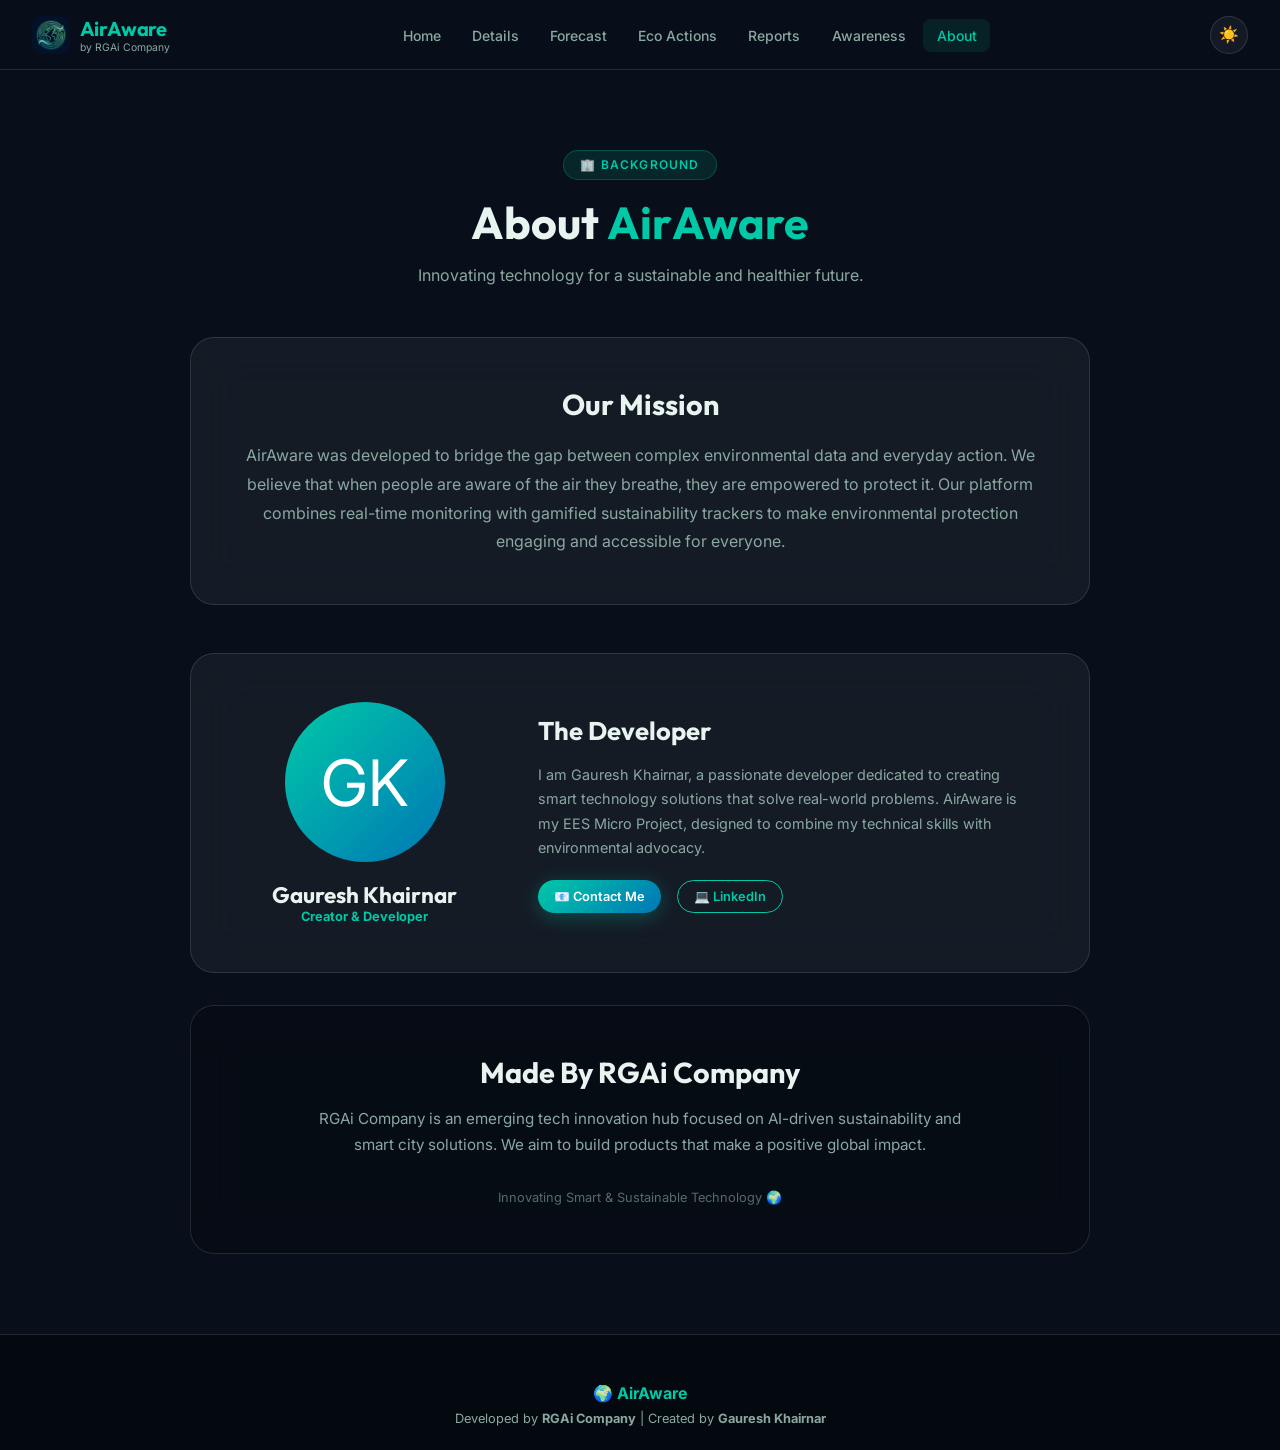
<file: about.html>
<!DOCTYPE html>
<html lang="en" data-theme="dark">
<head>
  <meta charset="UTF-8" />
  <meta name="viewport" content="width=device-width, initial-scale=1.0">
  <meta name="google-adsense-account" content="ca-pub-8445518571538608">
  <script async src="https://pagead2.googlesyndication.com/pagead/js/adsbygoogle.js?client=ca-pub-8445518571538608" crossorigin="anonymous"></script>
  <title>About AirAware & RGAi</title>
  <link rel="stylesheet" href="css/style.css" />
  <link rel="stylesheet" href="css/animations.css" />
</head>
<body>

<nav class="navbar" id="navbar">
  <a href="index.html" class="nav-brand">
    <img src="assets/logo.png" class="nav-logo" alt="AirAware">
    <div>
      <div class="nav-title">AirAware</div>
      <div class="nav-subtitle">by RGAi Company</div>
    </div>
  </a>

  <ul class="nav-links">
    <li><a href="index.html">Home</a></li>
    <li><a href="details.html">Details</a></li>
    <li><a href="forecast.html">Forecast</a></li>
    <li><a href="eco.html">Eco Actions</a></li>
    <li><a href="reports.html">Reports</a></li>
    <li><a href="awareness.html">Awareness</a></li>
    <li><a href="about.html" class="active">About</a></li>
  </ul>

  <div class="nav-controls">
    <button class="btn-theme" id="themeToggle">🌙</button>
  </div>
</nav>

<main class="main-content">
  <section class="section">
    <div class="container">
      <div class="section-header">
        <div class="section-tag">🏢 Background</div>
        <h2 class="section-title">About <span>AirAware</span></h2>
        <p class="section-desc">Innovating technology for a sustainable and healthier future.</p>
      </div>

      <div style="max-width:900px;margin:0 auto;">
          <!-- Mission -->
          <div class="glass-card reveal" style="padding:3rem;text-align:center;margin-bottom:3rem;">
              <h3 style="font-family:var(--font-display);font-size:1.8rem;margin-bottom:1.2rem;">Our <span>Mission</span></h3>
              <p style="font-size:1rem;color:var(--text-secondary);line-height:1.8;">
                  AirAware was developed to bridge the gap between complex environmental data and everyday action. We believe that when people are aware of the air they breathe, they are empowered to protect it. Our platform combines real-time monitoring with gamified sustainability trackers to make environmental protection engaging and accessible for everyone.
              </p>
          </div>

          <!-- Creator Section -->
          <div class="glass-card reveal delay-1" id="creator" style="padding:3rem;">
              <div style="display:grid;grid-template-columns:1fr 2fr;gap:3rem;align-items:center;">
                  <div style="text-align:center;">
                      <div style="width:160px;height:160px;background:linear-gradient(135deg, var(--brand-primary), var(--brand-secondary));border-radius:50%;margin:0 auto;display:flex;align-items:center;justify-content:center;font-size:4rem;color:#fff;">
                          GK
                      </div>
                      <h4 style="font-family:var(--font-display);font-size:1.4rem;margin-top:1.2rem;">Gauresh Khairnar</h4>
                      <p style="font-size:0.8rem;color:var(--brand-primary);font-weight:700;">Creator & Developer</p>
                  </div>
                  <div>
                      <h3 style="font-family:var(--font-display);font-size:1.6rem;margin-bottom:1rem;">The <span>Developer</span></h3>
                      <p style="font-size:0.9rem;color:var(--text-secondary);line-height:1.7;margin-bottom:1.2rem;">
                        I am Gauresh Khairnar, a passionate developer dedicated to creating smart technology solutions that solve real-world problems. AirAware is my EES Micro Project, designed to combine my technical skills with environmental advocacy.
                      </p>
                      <div class="flex gap-2">
                        <a href="mailto:khairnargauresh01@gmail.com" class="btn btn-primary" style="font-size:0.8rem;padding:0.5rem 1rem;">📧 Contact Me</a>
                        <a href="#" class="btn btn-outline" style="font-size:0.8rem;padding:0.5rem 1rem;">💻 LinkedIn</a>
                      </div>
                  </div>
              </div>
          </div>

          <!-- Company Section -->
          <div class="glass-card reveal delay-2 mt-4" style="padding:3rem;background:rgba(0,0,0,0.2);">
              <div style="text-align:center;">
                  <h3 style="font-family:var(--font-display);font-size:1.8rem;margin-bottom:1rem;">Made By <span>RGAi Company</span></h3>
                  <p style="font-size:0.95rem;color:var(--text-secondary);line-height:1.7;max-width:650px;margin:0 auto;">
                      RGAi Company is an emerging tech innovation hub focused on AI-driven sustainability and smart city solutions. We aim to build products that make a positive global impact.
                  </p>
                  <div class="mt-4" style="font-size:0.8rem;color:var(--text-muted);">
                    Innovating Smart & Sustainable Technology 🌍
                  </div>
              </div>
          </div>
      </div>
    </div>
  </section>
</main>

<footer class="footer">
  <div class="container text-center">
    <div style="font-size:1rem;font-weight:700;color:var(--brand-primary);">🌍 AirAware</div>
    <div style="font-size:0.8rem;color:var(--text-secondary);margin-top:0.5rem;">
      Developed by <strong>RGAi Company</strong> | Created by <strong>Gauresh Khairnar</strong>
    </div>
  </div>
</footer>

<script src="js/theme.js"></script>
<script src="js/animations.js"></script>
</body>
</html>
</file>
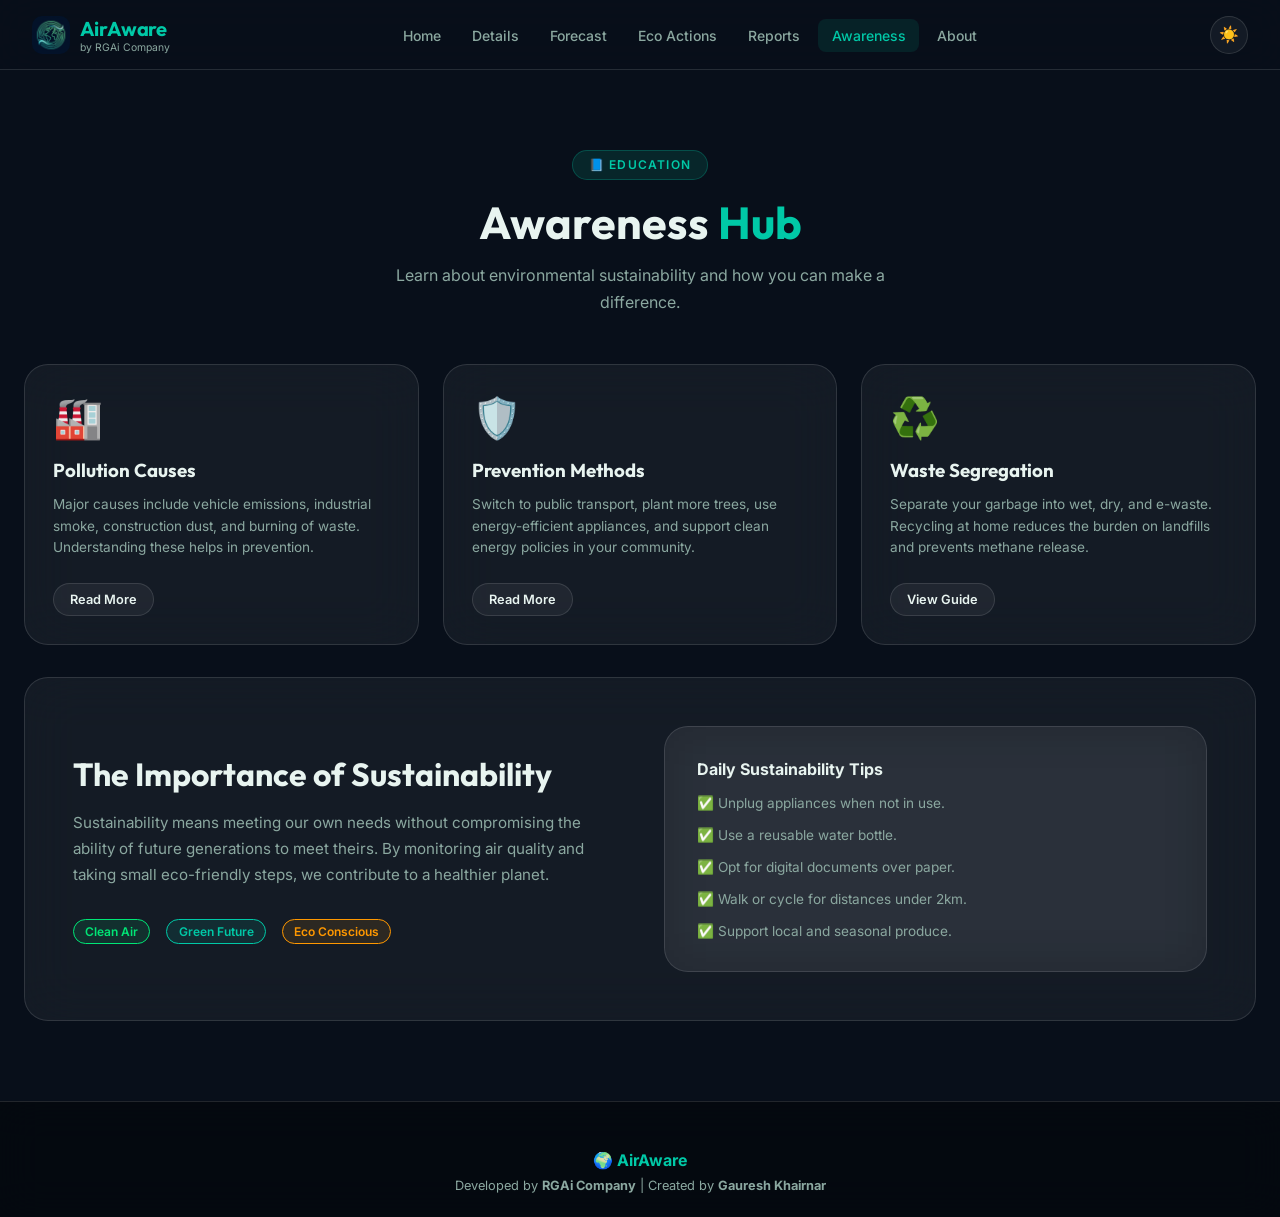
<file: awareness.html>
<!DOCTYPE html>
<html lang="en" data-theme="dark">
<head>
  <meta charset="UTF-8" />
  <meta name="viewport" content="width=device-width, initial-scale=1.0">
  <meta name="google-adsense-account" content="ca-pub-8445518571538608">
  <script async src="https://pagead2.googlesyndication.com/pagead/js/adsbygoogle.js?client=ca-pub-8445518571538608" crossorigin="anonymous"></script>
  <title>Environmental Awareness Hub | AirAware</title>
  <link rel="stylesheet" href="css/style.css" />
  <link rel="stylesheet" href="css/animations.css" />
</head>
<body>

<nav class="navbar" id="navbar">
  <a href="index.html" class="nav-brand">
    <img src="assets/logo.png" class="nav-logo" alt="AirAware">
    <div>
      <div class="nav-title">AirAware</div>
      <div class="nav-subtitle">by RGAi Company</div>
    </div>
  </a>

  <ul class="nav-links">
    <li><a href="index.html">Home</a></li>
    <li><a href="details.html">Details</a></li>
    <li><a href="forecast.html">Forecast</a></li>
    <li><a href="eco.html">Eco Actions</a></li>
    <li><a href="reports.html">Reports</a></li>
    <li><a href="awareness.html" class="active">Awareness</a></li>
    <li><a href="about.html">About</a></li>
  </ul>

  <div class="nav-controls">
    <button class="btn-theme" id="themeToggle">🌙</button>
  </div>
</nav>

<main class="main-content">
  <section class="section">
    <div class="container">
      <div class="section-header">
        <div class="section-tag">📘 Education</div>
        <h2 class="section-title">Awareness <span>Hub</span></h2>
        <p class="section-desc">Learn about environmental sustainability and how you can make a difference.</p>
      </div>

      <div class="grid-3">
        <!-- Pollution Causes -->
        <div class="glass-card reveal">
            <div style="font-size:2.5rem;margin-bottom:1rem;">🏭</div>
            <h3 style="font-family:var(--font-display);margin-bottom:0.75rem;">Pollution Causes</h3>
            <p style="font-size:0.85rem;color:var(--text-secondary);line-height:1.6;">Major causes include vehicle emissions, industrial smoke, construction dust, and burning of waste. Understanding these helps in prevention.</p>
            <a href="#" class="btn btn-ghost mt-3" style="font-size:0.8rem;padding:0.5rem 1rem;">Read More</a>
        </div>

        <!-- Prevention -->
        <div class="glass-card reveal delay-1">
            <div style="font-size:2.5rem;margin-bottom:1rem;">🛡️</div>
            <h3 style="font-family:var(--font-display);margin-bottom:0.75rem;">Prevention Methods</h3>
            <p style="font-size:0.85rem;color:var(--text-secondary);line-height:1.6;">Switch to public transport, plant more trees, use energy-efficient appliances, and support clean energy policies in your community.</p>
            <a href="#" class="btn btn-ghost mt-3" style="font-size:0.8rem;padding:0.5rem 1rem;">Read More</a>
        </div>

        <!-- Waste Guide -->
        <div class="glass-card reveal delay-2" id="waste">
            <div style="font-size:2.5rem;margin-bottom:1rem;">♻️</div>
            <h3 style="font-family:var(--font-display);margin-bottom:0.75rem;">Waste Segregation</h3>
            <p style="font-size:0.85rem;color:var(--text-secondary);line-height:1.6;">Separate your garbage into wet, dry, and e-waste. Recycling at home reduces the burden on landfills and prevents methane release.</p>
            <a href="#" class="btn btn-ghost mt-3" style="font-size:0.8rem;padding:0.5rem 1rem;">View Guide</a>
        </div>
      </div>

      <!-- Sustainability Section -->
      <div class="glass-card reveal mt-4" style="padding:3rem;">
          <div style="display:grid;grid-template-columns:1fr 1fr;gap:3rem;align-items:center;">
              <div>
                  <h3 style="font-family:var(--font-display);font-size:2rem;margin-bottom:1rem;">The Importance of <span>Sustainability</span></h3>
                  <p style="font-size:0.95rem;color:var(--text-secondary);line-height:1.7;">Sustainability means meeting our own needs without compromising the ability of future generations to meet theirs. By monitoring air quality and taking small eco-friendly steps, we contribute to a healthier planet.</p>
                  <div class="flex gap-2 mt-4">
                      <div class="badge badge-green">Clean Air</div>
                      <div class="badge badge-primary">Green Future</div>
                      <div class="badge badge-warn">Eco Conscious</div>
                  </div>
              </div>
              <div class="glass-card" style="background:rgba(255,255,255,0.05);padding:2rem;">
                  <h4 style="margin-bottom:1rem;">Daily Sustainability Tips</h4>
                  <ul style="list-style:none;display:flex;flex-direction:column;gap:1rem;font-size:0.85rem;color:var(--text-secondary);">
                      <li style="display:flex;gap:0.75rem;">✅ Unplug appliances when not in use.</li>
                      <li style="display:flex;gap:0.75rem;">✅ Use a reusable water bottle.</li>
                      <li style="display:flex;gap:0.75rem;">✅ Opt for digital documents over paper.</li>
                      <li style="display:flex;gap:0.75rem;">✅ Walk or cycle for distances under 2km.</li>
                      <li style="display:flex;gap:0.75rem;">✅ Support local and seasonal produce.</li>
                  </ul>
              </div>
          </div>
      </div>
    </div>
  </section>
</main>

<footer class="footer">
  <div class="container text-center">
    <div style="font-size:1rem;font-weight:700;color:var(--brand-primary);">🌍 AirAware</div>
    <div style="font-size:0.8rem;color:var(--text-secondary);margin-top:0.5rem;">
      Developed by <strong>RGAi Company</strong> | Created by <strong>Gauresh Khairnar</strong>
    </div>
  </div>
</footer>

<script src="js/theme.js"></script>
<script src="js/animations.js"></script>
</body>
</html>
</file>
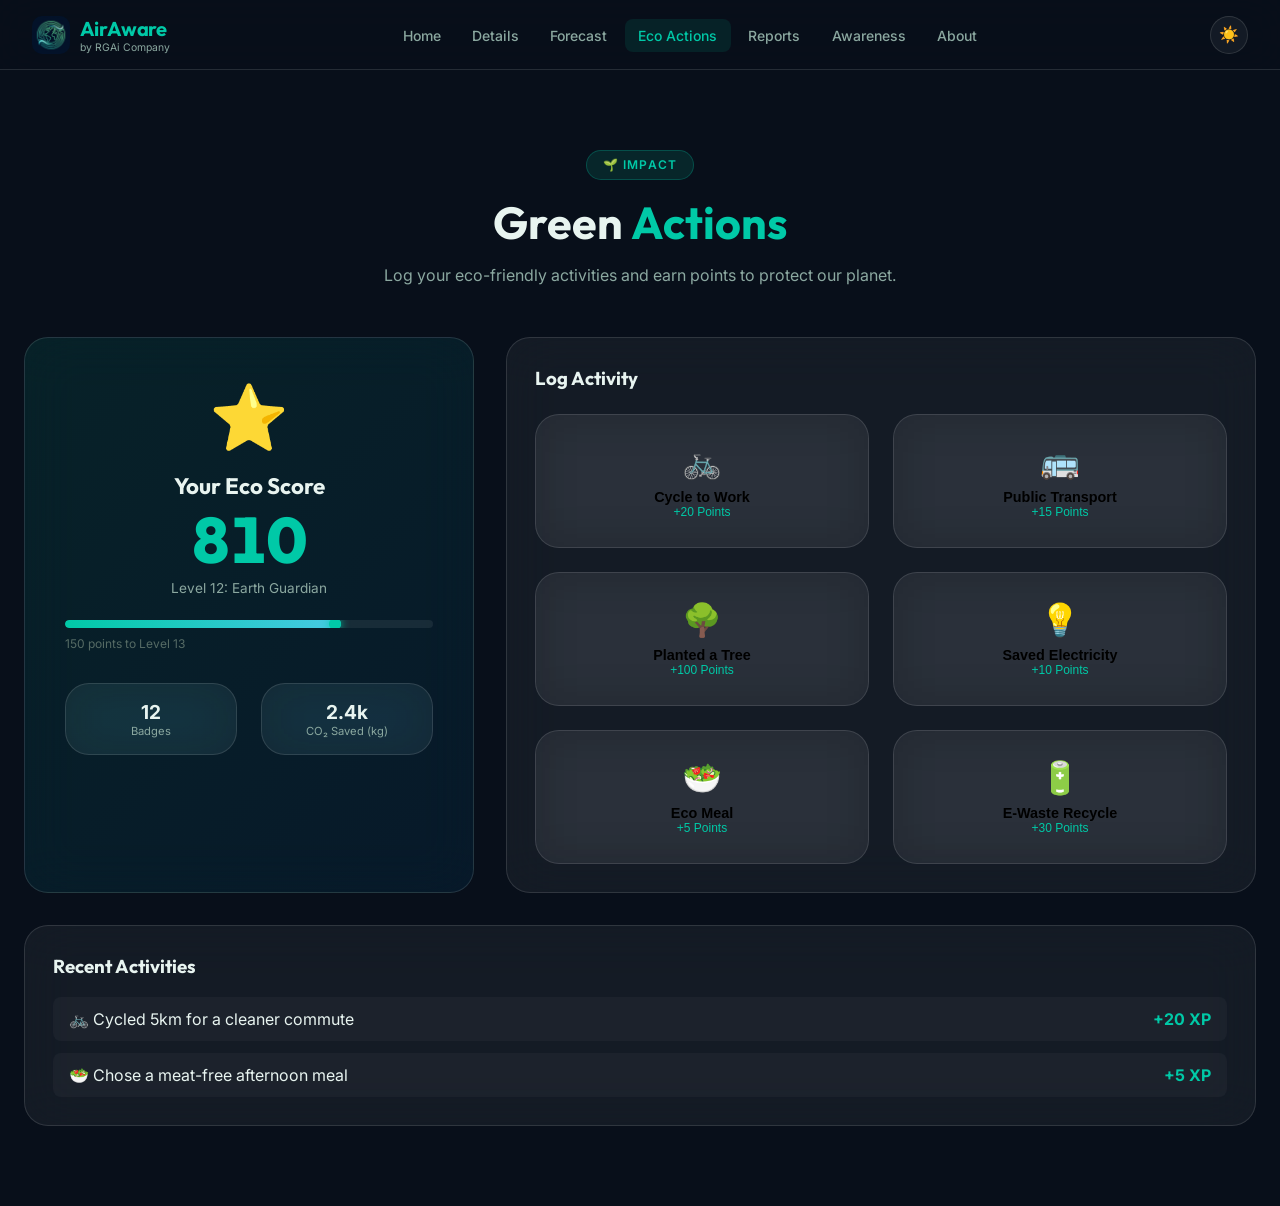
<file: eco.html>
<!DOCTYPE html>
<html lang="en" data-theme="dark">
<head>
  <meta charset="UTF-8" />
  <meta name="viewport" content="width=device-width, initial-scale=1.0">
  <meta name="google-adsense-account" content="ca-pub-8445518571538608">
  <script async src="https://pagead2.googlesyndication.com/pagead/js/adsbygoogle.js?client=ca-pub-8445518571538608" crossorigin="anonymous"></script>
  <title>Eco Actions Tracker | AirAware</title>
  <link rel="stylesheet" href="css/style.css" />
  <link rel="stylesheet" href="css/animations.css" />
</head>
<body>

<nav class="navbar" id="navbar">
  <a href="index.html" class="nav-brand">
    <img src="assets/logo.png" class="nav-logo" alt="AirAware">
    <div>
      <div class="nav-title">AirAware</div>
      <div class="nav-subtitle">by RGAi Company</div>
    </div>
  </a>

  <ul class="nav-links">
    <li><a href="index.html">Home</a></li>
    <li><a href="details.html">Details</a></li>
    <li><a href="forecast.html">Forecast</a></li>
    <li><a href="eco.html" class="active">Eco Actions</a></li>
    <li><a href="reports.html">Reports</a></li>
    <li><a href="awareness.html">Awareness</a></li>
    <li><a href="about.html">About</a></li>
  </ul>

  <div class="nav-controls">
    <button class="btn-theme" id="themeToggle">🌙</button>
  </div>
</nav>

<main class="main-content">
  <section class="section">
    <div class="container">
      <div class="section-header">
        <div class="section-tag">🌱 Impact</div>
        <h2 class="section-title">Green <span>Actions</span></h2>
        <p class="section-desc">Log your eco-friendly activities and earn points to protect our planet.</p>
      </div>

      <div style="display:grid;grid-template-columns:1.2fr 2fr;gap:2rem;">
        
        <!-- Score Board -->
        <div class="glass-card reveal text-center" style="padding:2.5rem;background:linear-gradient(135deg, rgba(0,201,167,0.1), rgba(0,119,182,0.1));">
            <div class="eco-coin" style="font-size:4rem;margin-bottom:1rem;">⭐</div>
            <h3 style="font-family:var(--font-display);font-size:1.4rem;">Your Eco Score</h3>
            <div class="stat-number count-up" data-target="850" id="ecoScoreDisplay" style="font-size:4rem;margin-top:0.5rem;">850</div>
            <p style="font-size:0.85rem;color:var(--text-secondary);margin-top:0.5rem;">Level 12: Earth Guardian</p>
            
            <div class="progress-bar mt-3"><div class="progress-fill" style="width:75%;"></div></div>
            <div style="display:flex;justify-content:space-between;font-size:0.75rem;color:var(--text-muted);margin-top:0.5rem;">
                <span>150 points to Level 13</span>
            </div>

            <div class="grid-2 mt-4">
                <div class="glass-card" style="padding:1rem;">
                    <div style="font-size:1.2rem;font-weight:700;">12</div>
                    <div style="font-size:0.7rem;color:var(--text-secondary);">Badges</div>
                </div>
                <div class="glass-card" style="padding:1rem;">
                    <div style="font-size:1.2rem;font-weight:700;">2.4k</div>
                    <div style="font-size:0.7rem;color:var(--text-secondary);">CO₂ Saved (kg)</div>
                </div>
            </div>
        </div>

        <!-- Logging Area -->
        <div class="glass-card reveal delay-1">
            <h3 style="margin-bottom:1.5rem;font-family:var(--font-display);">Log Activity</h3>
            <div style="display:grid;grid-template-columns:1fr 1fr;gap:1.5rem;">
                
                <button class="glass-card action-btn" onclick="logAction('🚲 Used bicycle', 20)">
                    <div style="font-size:2rem;margin-bottom:0.5rem;">🚲</div>
                    <div style="font-weight:700;font-size:0.9rem;">Cycle to Work</div>
                    <div style="font-size:0.75rem;color:var(--brand-primary);">+20 Points</div>
                </button>

                <button class="glass-card action-btn" onclick="logAction('🚌 Public Transport', 15)">
                    <div style="font-size:2rem;margin-bottom:0.5rem;">🚌</div>
                    <div style="font-weight:700;font-size:0.9rem;">Public Transport</div>
                    <div style="font-size:0.75rem;color:var(--brand-primary);">+15 Points</div>
                </button>

                <button class="glass-card action-btn" onclick="logAction('🌳 Planted a Tree', 100)">
                    <div style="font-size:2rem;margin-bottom:0.5rem;">🌳</div>
                    <div style="font-weight:700;font-size:0.9rem;">Planted a Tree</div>
                    <div style="font-size:0.75rem;color:var(--brand-primary);">+100 Points</div>
                </button>

                <button class="glass-card action-btn" onclick="logAction('💡 Saved Electricity', 10)">
                    <div style="font-size:2rem;margin-bottom:0.5rem;">💡</div>
                    <div style="font-weight:700;font-size:0.9rem;">Saved Electricity</div>
                    <div style="font-size:0.75rem;color:var(--brand-primary);">+10 Points</div>
                </button>

                <button class="glass-card action-btn" onclick="logAction('🥗 Plant-based meal', 5)">
                    <div style="font-size:2rem;margin-bottom:0.5rem;">🥗</div>
                    <div style="font-weight:700;font-size:0.9rem;">Eco Meal</div>
                    <div style="font-size:0.75rem;color:var(--brand-primary);">+5 Points</div>
                </button>

                <button class="glass-card action-btn" onclick="logAction('🔋 Recycled E-Waste', 30)">
                    <div style="font-size:2rem;margin-bottom:0.5rem;">🔋</div>
                    <div style="font-weight:700;font-size:0.9rem;">E-Waste Recycle</div>
                    <div style="font-size:0.75rem;color:var(--brand-primary);">+30 Points</div>
                </button>
            </div>
        </div>

      </div>

      <!-- Recent Log -->
      <div class="glass-card reveal mt-4">
          <h3 style="margin-bottom:1.2rem;font-family:var(--font-display);">Recent Activities</h3>
          <div id="actionLog" style="display:flex;flex-direction:column;gap:0.75rem;">
              <div style="display:flex;justify-content:space-between;padding:0.75rem 1rem;background:rgba(255,255,255,0.03);border-radius:var(--radius-sm);">
                  <span>🚲 Cycled 5km for a cleaner commute</span>
                  <span style="color:var(--brand-primary);font-weight:700;">+20 XP</span>
              </div>
              <div style="display:flex;justify-content:space-between;padding:0.75rem 1rem;background:rgba(255,255,255,0.03);border-radius:var(--radius-sm);">
                  <span>🥗 Chose a meat-free afternoon meal</span>
                  <span style="color:var(--brand-primary);font-weight:700;">+5 XP</span>
              </div>
          </div>
      </div>
    </div>
  </section>
</main>

<style>
    .action-btn { cursor: pointer; transition: 0.3s; border: 1.5px solid var(--border-glass); width: 100%; text-align: center; }
    .action-btn:hover { border-color: var(--brand-primary); background: rgba(0,201,167,0.05) !important; transform: scale(1.02); }
</style>

<script src="js/theme.js"></script>
<script src="js/animations.js"></script>
<script>
    let currentScore = 850;
    const scoreEl = document.getElementById('ecoScoreDisplay');
    const logEl = document.getElementById('actionLog');

    window.logAction = (name, pts) => {
        currentScore += pts;
        scoreEl.innerText = currentScore;
        
        const item = document.createElement('div');
        item.style.cssText = "display:flex;justify-content:space-between;padding:0.75rem 1rem;background:rgba(0,201,167,0.1);border-radius:var(--radius-sm);animation:slideInRight 0.4s ease;";
        item.innerHTML = `<span>${name}</span><span style="color:var(--brand-primary);font-weight:700;">+${pts} XP</span>`;
        logEl.prepend(item);

        // Visual feedback
        scoreEl.style.transform = "scale(1.1)";
        scoreEl.style.color = "var(--brand-green)";
        setTimeout(() => {
            scoreEl.style.transform = "scale(1)";
            scoreEl.style.color = "var(--brand-primary)";
        }, 300);
    };
</script>
</body>
</html>
</file>
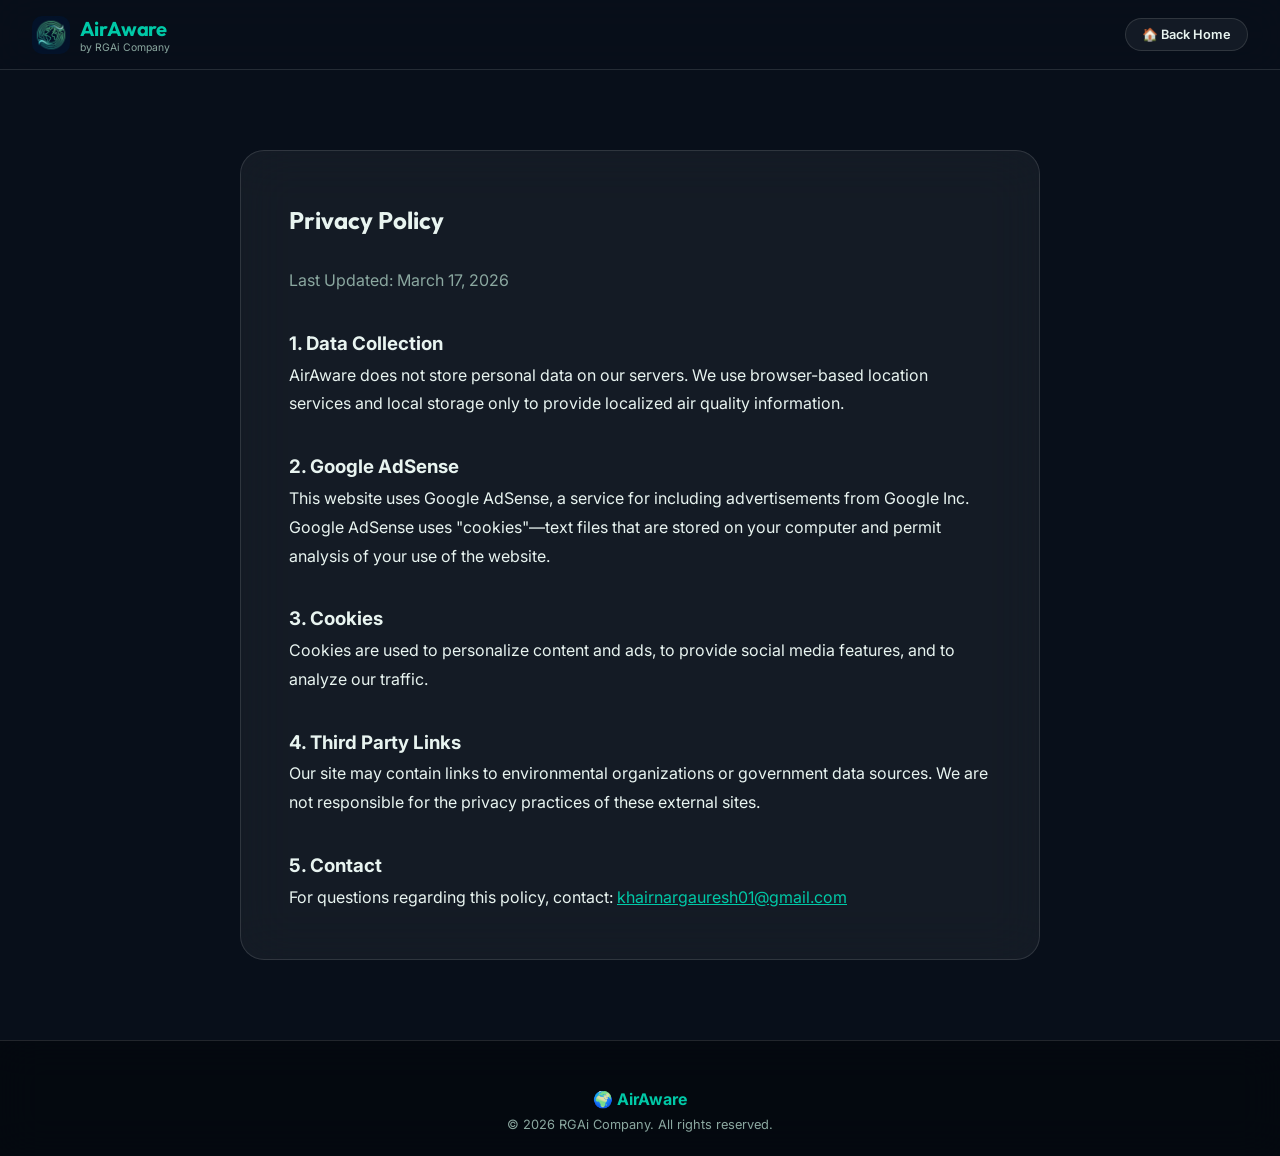
<file: privacy.html>
<!DOCTYPE html>
<html lang="en" data-theme="dark">
<head>
  <meta charset="UTF-8" />
  <meta name="viewport" content="width=device-width, initial-scale=1.0">
  <meta name="google-adsense-account" content="ca-pub-8445518571538608">
  <script async src="https://pagead2.googlesyndication.com/pagead/js/adsbygoogle.js?client=ca-pub-8445518571538608" crossorigin="anonymous"></script>
  <title>Privacy Policy | AirAware</title>
  <link rel="stylesheet" href="css/style.css" />
  <link rel="stylesheet" href="css/animations.css" />
</head>
<body>

<nav class="navbar" id="navbar">
  <a href="index.html" class="nav-brand">
    <img src="assets/logo.png" class="nav-logo" alt="AirAware">
    <div>
      <div class="nav-title">AirAware</div>
      <div class="nav-subtitle">by RGAi Company</div>
    </div>
  </a>
  <div class="nav-controls">
    <a href="index.html" class="btn btn-ghost" style="font-size:0.8rem;padding:0.5rem 1rem;">🏠 Back Home</a>
  </div>
</nav>

<main class="main-content">
  <section class="section">
    <div class="container">
      <div class="glass-card reveal" style="padding:3rem; max-width: 800px; margin: 0 auto; line-height: 1.8;">
        <h1 style="font-family:var(--font-display); margin-bottom: 1.5rem;">Privacy <span>Policy</span></h1>
        <p style="color:var(--text-secondary); margin-bottom: 2rem;">Last Updated: March 17, 2026</p>

        <h3 style="margin-top:2rem;">1. Data Collection</h3>
        <p>AirAware does not store personal data on our servers. We use browser-based location services and local storage only to provide localized air quality information.</p>

        <h3 style="margin-top:2rem;">2. Google AdSense</h3>
        <p>This website uses Google AdSense, a service for including advertisements from Google Inc. Google AdSense uses "cookies"—text files that are stored on your computer and permit analysis of your use of the website.</p>

        <h3 style="margin-top:2rem;">3. Cookies</h3>
        <p>Cookies are used to personalize content and ads, to provide social media features, and to analyze our traffic.</p>

        <h3 style="margin-top:2rem;">4. Third Party Links</h3>
        <p>Our site may contain links to environmental organizations or government data sources. We are not responsible for the privacy practices of these external sites.</p>

        <h3 style="margin-top:2rem;">5. Contact</h3>
        <p>For questions regarding this policy, contact: <a href="mailto:khairnargauresh01@gmail.com" style="color:var(--brand-primary);">khairnargauresh01@gmail.com</a></p>
      </div>
    </div>
  </section>
</main>

<footer class="footer">
  <div class="container text-center">
    <div style="font-size:1rem;font-weight:700;color:var(--brand-primary);">🌍 AirAware</div>
    <div style="font-size:0.8rem;color:var(--text-secondary);margin-top:0.5rem;">
      &copy; 2026 RGAi Company. All rights reserved.
    </div>
  </div>
</footer>

<script src="js/theme.js"></script>
<script src="js/animations.js"></script>
</body>
</html>
</file>
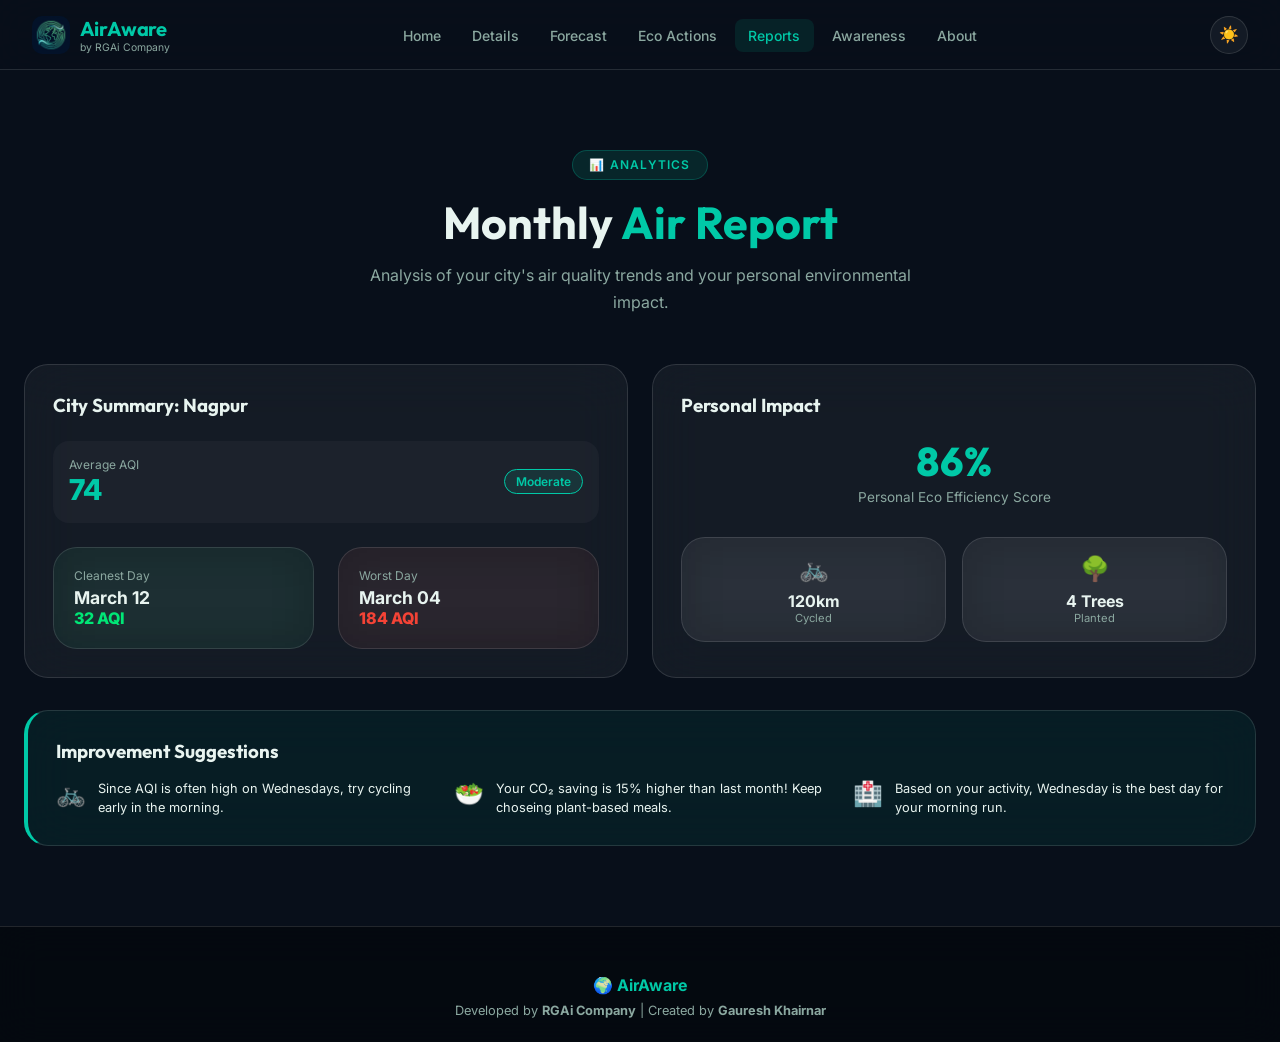
<file: reports.html>
<!DOCTYPE html>
<html lang="en" data-theme="dark">
<head>
  <meta charset="UTF-8" />
  <meta name="viewport" content="width=device-width, initial-scale=1.0">
  <meta name="google-adsense-account" content="ca-pub-8445518571538608">
  <script async src="https://pagead2.googlesyndication.com/pagead/js/adsbygoogle.js?client=ca-pub-8445518571538608" crossorigin="anonymous"></script>
  <title>Air Quality Reports | AirAware</title>
  <link rel="stylesheet" href="css/style.css" />
  <link rel="stylesheet" href="css/animations.css" />
</head>
<body>

<nav class="navbar" id="navbar">
  <a href="index.html" class="nav-brand">
    <img src="assets/logo.png" class="nav-logo" alt="AirAware">
    <div>
      <div class="nav-title">AirAware</div>
      <div class="nav-subtitle">by RGAi Company</div>
    </div>
  </a>

  <ul class="nav-links">
    <li><a href="index.html">Home</a></li>
    <li><a href="details.html">Details</a></li>
    <li><a href="forecast.html">Forecast</a></li>
    <li><a href="eco.html">Eco Actions</a></li>
    <li><a href="reports.html" class="active">Reports</a></li>
    <li><a href="awareness.html">Awareness</a></li>
    <li><a href="about.html">About</a></li>
  </ul>

  <div class="nav-controls">
    <button class="btn-theme" id="themeToggle">🌙</button>
  </div>
</nav>

<main class="main-content">
  <section class="section">
    <div class="container">
      <div class="section-header">
        <div class="section-tag">📊 Analytics</div>
        <h2 class="section-title">Monthly <span>Air Report</span></h2>
        <p class="section-desc">Analysis of your city's air quality trends and your personal environmental impact.</p>
      </div>

      <div class="grid-2">
        <!-- Air Summary -->
        <div class="glass-card reveal">
            <h3 style="margin-bottom:1.5rem;font-family:var(--font-display);">City Summary: Nagpur</h3>
            <div style="display:flex;flex-direction:column;gap:1.5rem;">
                <div style="display:flex;justify-content:space-between;align-items:center;padding:1rem;background:rgba(255,255,255,0.03);border-radius:var(--radius-md);">
                    <div>
                        <div style="font-size:0.75rem;color:var(--text-secondary);">Average AQI</div>
                        <div style="font-size:1.8rem;font-weight:800;color:var(--brand-primary);">74</div>
                    </div>
                    <span class="badge badge-primary">Moderate</span>
                </div>
                <div class="grid-2">
                    <div class="glass-card" style="padding:1.25rem;background:rgba(0,230,118,0.05);">
                        <div style="font-size:0.75rem;color:var(--text-secondary);">Cleanest Day</div>
                        <div style="font-weight:700;font-size:1.1rem;margin-top:0.25rem;">March 12</div>
                        <div style="color:var(--aqi-good);font-weight:800;">32 AQI</div>
                    </div>
                    <div class="glass-card" style="padding:1.25rem;background:rgba(244,67,54,0.05);">
                        <div style="font-size:0.75rem;color:var(--text-secondary);">Worst Day</div>
                        <div style="font-weight:700;font-size:1.1rem;margin-top:0.25rem;">March 04</div>
                        <div style="color:var(--aqi-very-unhealthy);font-weight:800;">184 AQI</div>
                    </div>
                </div>
            </div>
        </div>

        <!-- Personal Score -->
        <div class="glass-card reveal delay-1">
            <h3 style="margin-bottom:1.5rem;font-family:var(--font-display);">Personal Impact</h3>
            <div style="text-align:center;">
                <div class="stat-number count-up" data-target="92">0%</div>
                <p style="font-size:0.85rem;color:var(--text-secondary);margin-top:0.5rem;">Personal Eco Efficiency Score</p>
                
                <div style="display:grid;grid-template-columns:1fr 1fr;gap:1rem;margin-top:2rem;">
                    <div class="glass-card" style="padding:1rem;">
                        <span style="font-size:1.5rem;">🚲</span>
                        <div style="font-weight:700;margin-top:0.5rem;">120km</div>
                        <div style="font-size:0.7rem;color:var(--text-secondary);">Cycled</div>
                    </div>
                    <div class="glass-card" style="padding:1rem;">
                        <span style="font-size:1.5rem;">🌳</span>
                        <div style="font-weight:700;margin-top:0.5rem;">4 Trees</div>
                        <div style="font-size:0.7rem;color:var(--text-secondary);">Planted</div>
                    </div>
                </div>
            </div>
        </div>
      </div>

      <!-- Recommendation Card -->
      <div class="glass-card reveal mt-4" style="background:rgba(0,201,167,0.08);border-left:4px solid var(--brand-primary);">
          <h3 style="margin-bottom:1rem;font-family:var(--font-display);">Improvement <span>Suggestions</span></h3>
          <div style="display:grid;grid-template-columns:1fr 1fr 1fr;gap:1.5rem;">
              <div style="display:flex;gap:0.75rem;">
                  <span style="font-size:1.5rem;">🚲</span>
                  <p style="font-size:0.8rem;line-height:1.5;">Since AQI is often high on Wednesdays, try cycling early in the morning.</p>
              </div>
              <div style="display:flex;gap:0.75rem;">
                  <span style="font-size:1.5rem;">🥗</span>
                  <p style="font-size:0.8rem;line-height:1.5;">Your CO₂ saving is 15% higher than last month! Keep choseing plant-based meals.</p>
              </div>
              <div style="display:flex;gap:0.75rem;">
                  <span style="font-size:1.5rem;">🏥</span>
                  <p style="font-size:0.8rem;line-height:1.5;">Based on your activity, Wednesday is the best day for your morning run.</p>
              </div>
          </div>
      </div>
    </div>
  </section>
</main>

<footer class="footer">
  <div class="container text-center">
    <div style="font-size:1rem;font-weight:700;color:var(--brand-primary);">🌍 AirAware</div>
    <div style="font-size:0.8rem;color:var(--text-secondary);margin-top:0.5rem;">
      Developed by <strong>RGAi Company</strong> | Created by <strong>Gauresh Khairnar</strong>
    </div>
  </div>
</footer>

<script src="js/theme.js"></script>
<script src="js/animations.js"></script>
</body>
</html>
</file>
<file: css/style.css>
/* ============================================================
   AirAware – Smart Air Quality Monitor
   Design System | style.css
   Developed by RGAi Company | Created by Gauresh Khairnar
   ============================================================ */

@import url('https://fonts.googleapis.com/css2?family=Inter:wght@300;400;500;600;700;800;900&family=Outfit:wght@300;400;600;700;800&display=swap');

/* ── CSS Variables ───────────────────────────────────────── */
:root {
  /* Brand Colors */
  --brand-primary:    #00c9a7;
  --brand-secondary:  #0077b6;
  --brand-accent:     #48cae4;
  --brand-green:      #06d6a0;

  /* Background */
  --bg-dark:          #080f1a;
  --bg-card:          rgba(255,255,255,0.05);
  --bg-card-hover:    rgba(255,255,255,0.09);
  --bg-glass:         rgba(8,15,26,0.75);
  --bg-light:         #f0f7f5;
  --bg-light-card:    rgba(255,255,255,0.90);

  /* Text */
  --text-primary:     #e8f4f0;
  --text-secondary:   #8ba8a0;
  --text-muted:       #556b65;
  --text-dark:        #0d1f1a;

  /* AQI Status Colors */
  --aqi-good:         #00e676;
  --aqi-moderate:     #ffeb3b;
  --aqi-unhealthy:    #ff9800;
  --aqi-very-unhealthy:#f44336;
  --aqi-hazardous:    #9c27b0;

  /* UI */
  --border-glass:     rgba(255,255,255,0.12);
  --shadow-glow:      0 0 40px rgba(0,201,167,0.15);
  --shadow-card:      0 8px 32px rgba(0,0,0,0.4);
  --radius-sm:        8px;
  --radius-md:        16px;
  --radius-lg:        24px;
  --radius-xl:        32px;

  /* Transitions */
  --transition:       all 0.3s cubic-bezier(0.4, 0, 0.2, 1);
  --transition-slow:  all 0.6s cubic-bezier(0.4, 0, 0.2, 1);

  /* Typography */
  --font-main:        'Inter', sans-serif;
  --font-display:     'Outfit', sans-serif;
}

/* Light Mode */
[data-theme="light"] {
  --bg-dark:          #f0f7f5;
  --bg-card:          rgba(255,255,255,0.85);
  --bg-card-hover:    rgba(255,255,255,1);
  --bg-glass:         rgba(240,247,245,0.9);
  --text-primary:     #0d1f1a;
  --text-secondary:   #3a5a52;
  --text-muted:       #6b8a82;
  --border-glass:     rgba(0,0,0,0.08);
  --shadow-card:      0 8px 32px rgba(0,0,0,0.1);
}

/* ── Reset ───────────────────────────────────────────────── */
*, *::before, *::after { box-sizing: border-box; margin: 0; padding: 0; }

html {
  scroll-behavior: smooth;
  font-size: 16px;
}

body {
  font-family: var(--font-main);
  background: var(--bg-dark);
  color: var(--text-primary);
  min-height: 100vh;
  overflow-x: hidden;
  transition: background 0.4s ease, color 0.4s ease;
}

/* ── Background Particles Canvas ────────────────────────── */
#bg-canvas {
  position: fixed;
  top: 0; left: 0;
  width: 100%; height: 100%;
  pointer-events: none;
  z-index: 0;
  opacity: 0.4;
}

/* ── Scrollbar ───────────────────────────────────────────── */
::-webkit-scrollbar { width: 6px; }
::-webkit-scrollbar-track { background: transparent; }
::-webkit-scrollbar-thumb { background: var(--brand-primary); border-radius: 3px; }

/* ── Navigation ──────────────────────────────────────────── */
.navbar {
  position: fixed;
  top: 0; left: 0; right: 0;
  z-index: 1000;
  padding: 0 2rem;
  height: 70px;
  display: flex;
  align-items: center;
  justify-content: space-between;
  background: var(--bg-glass);
  backdrop-filter: blur(20px);
  -webkit-backdrop-filter: blur(20px);
  border-bottom: 1px solid var(--border-glass);
  transition: var(--transition);
}

.navbar.scrolled {
  box-shadow: 0 4px 30px rgba(0,201,167,0.1);
}

.nav-brand {
  display: flex;
  align-items: center;
  gap: 0.6rem;
  text-decoration: none;
}

.nav-logo {
  width: 38px;
  height: 38px;
  border-radius: 10px;
  object-fit: cover;
}

.nav-title {
  font-family: var(--font-display);
  font-size: 1.25rem;
  font-weight: 700;
  color: var(--brand-primary);
  letter-spacing: -0.02em;
}

.nav-subtitle {
  font-size: 0.65rem;
  color: var(--text-secondary);
  font-weight: 400;
}

.nav-links {
  display: flex;
  align-items: center;
  gap: 0.25rem;
  list-style: none;
}

.nav-links a {
  text-decoration: none;
  color: var(--text-secondary);
  font-size: 0.875rem;
  font-weight: 500;
  padding: 0.5rem 0.85rem;
  border-radius: var(--radius-sm);
  transition: var(--transition);
}

.nav-links a:hover,
.nav-links a.active {
  color: var(--brand-primary);
  background: rgba(0,201,167,0.1);
}

.nav-controls {
  display: flex;
  align-items: center;
  gap: 0.75rem;
}

.btn-theme {
  background: var(--bg-card);
  border: 1px solid var(--border-glass);
  color: var(--text-primary);
  width: 38px; height: 38px;
  border-radius: 50%;
  cursor: pointer;
  font-size: 1rem;
  transition: var(--transition);
  display: flex; align-items: center; justify-content: center;
}

.btn-theme:hover {
  background: rgba(0,201,167,0.15);
  border-color: var(--brand-primary);
}

/* Hamburger */
.hamburger {
  display: none;
  flex-direction: column;
  gap: 5px;
  cursor: pointer;
  padding: 5px;
}

.hamburger span {
  display: block;
  width: 24px; height: 2px;
  background: var(--text-primary);
  border-radius: 2px;
  transition: var(--transition);
}

.mobile-menu {
  display: none;
  position: fixed;
  top: 70px; left: 0; right: 0;
  background: var(--bg-glass);
  backdrop-filter: blur(20px);
  border-bottom: 1px solid var(--border-glass);
  padding: 1rem;
  z-index: 999;
}

.mobile-menu a {
  display: block;
  padding: 0.75rem 1rem;
  color: var(--text-secondary);
  text-decoration: none;
  font-weight: 500;
  border-radius: var(--radius-sm);
  transition: var(--transition);
}

.mobile-menu a:hover { color: var(--brand-primary); background: rgba(0,201,167,0.1); }
.mobile-menu.open { display: block; }

/* ── Main Content Wrapper ────────────────────────────────── */
.main-content {
  position: relative;
  z-index: 1;
  padding-top: 70px;
}

/* ── Section Defaults ────────────────────────────────────── */
.section {
  padding: 5rem 0;
  position: relative;
}

.container {
  max-width: 1280px;
  margin: 0 auto;
  padding: 0 1.5rem;
}

.section-header {
  text-align: center;
  margin-bottom: 3rem;
}

.section-tag {
  display: inline-block;
  background: rgba(0,201,167,0.12);
  color: var(--brand-primary);
  font-size: 0.75rem;
  font-weight: 600;
  letter-spacing: 0.1em;
  text-transform: uppercase;
  padding: 0.4rem 1rem;
  border-radius: 50px;
  border: 1px solid rgba(0,201,167,0.25);
  margin-bottom: 1rem;
}

.section-title {
  font-family: var(--font-display);
  font-size: clamp(1.8rem, 4vw, 2.8rem);
  font-weight: 700;
  color: var(--text-primary);
  line-height: 1.2;
  margin-bottom: 0.75rem;
}

.section-title span { color: var(--brand-primary); }

.section-desc {
  font-size: 1rem;
  color: var(--text-secondary);
  max-width: 560px;
  margin: 0 auto;
  line-height: 1.7;
}

/* ── Glassmorphism Cards ─────────────────────────────────── */
.glass-card {
  background: var(--bg-card);
  backdrop-filter: blur(25px);
  -webkit-backdrop-filter: blur(25px);
  border: 1px solid var(--border-glass);
  border-radius: var(--radius-lg);
  padding: 1.75rem;
  transition: var(--transition);
  position: relative;
  overflow: visible; /* Changed to visible for shadow glows */
}

.glass-card::before {
  content: '';
  position: absolute;
  top: 0; left: 0; right: 0;
  height: 1px;
  background: linear-gradient(90deg, transparent, rgba(0,201,167,0.5), transparent);
  opacity: 0;
  transition: var(--transition);
}

.glass-card:hover {
  background: var(--bg-card-hover);
  border-color: rgba(0,201,167,0.25);
  transform: translateY(-4px);
  box-shadow: var(--shadow-glow);
}

.glass-card:hover::before { opacity: 1; }

/* ── AQI Status Colors ───────────────────────────────────── */
.aqi-good     { color: var(--aqi-good); }
.aqi-moderate { color: var(--aqi-moderate); }
.aqi-unhealthy{ color: var(--aqi-unhealthy); }
.aqi-very     { color: var(--aqi-very-unhealthy); }
.aqi-hazardous{ color: var(--aqi-hazardous); }

.aqi-badge {
  display: inline-flex;
  align-items: center;
  gap: 0.4rem;
  padding: 0.3rem 0.85rem;
  border-radius: 50px;
  font-size: 0.8rem;
  font-weight: 600;
}

.aqi-badge.good       { background: rgba(0,230,118,0.15); color: var(--aqi-good); border: 1px solid rgba(0,230,118,0.3); }
.aqi-badge.moderate   { background: rgba(255,235,59,0.15); color: #e6d100; border: 1px solid rgba(255,235,59,0.3); }
.aqi-badge.unhealthy  { background: rgba(255,152,0,0.15); color: var(--aqi-unhealthy); border: 1px solid rgba(255,152,0,0.3); }
.aqi-badge.hazardous  { background: rgba(244,67,54,0.15); color: var(--aqi-very-unhealthy); border: 1px solid rgba(244,67,54,0.3); }

/* ── Buttons ─────────────────────────────────────────────── */
.btn {
  display: inline-flex;
  align-items: center;
  gap: 0.5rem;
  padding: 0.75rem 1.5rem;
  border-radius: 50px;
  font-size: 0.9rem;
  font-weight: 600;
  cursor: pointer;
  border: none;
  transition: var(--transition);
  text-decoration: none;
  font-family: var(--font-main);
}

.btn-primary {
  background: linear-gradient(135deg, var(--brand-primary), var(--brand-secondary));
  color: #fff;
  box-shadow: 0 4px 20px rgba(0,201,167,0.3);
}

.btn-primary:hover {
  transform: translateY(-2px);
  box-shadow: 0 8px 30px rgba(0,201,167,0.45);
}

.btn-outline {
  background: transparent;
  color: var(--brand-primary);
  border: 1.5px solid var(--brand-primary);
}

.btn-outline:hover {
  background: rgba(0,201,167,0.1);
  transform: translateY(-2px);
}

.btn-ghost {
  background: var(--bg-card);
  color: var(--text-primary);
  border: 1px solid var(--border-glass);
}

.btn-ghost:hover {
  background: var(--bg-card-hover);
  border-color: var(--brand-primary);
  color: var(--brand-primary);
}

/* ── Progress Bars ───────────────────────────────────────── */
.progress-bar {
  width: 100%;
  height: 8px;
  background: rgba(255,255,255,0.07);
  border-radius: 50px;
  overflow: hidden;
  margin-top: 0.5rem;
}

.progress-fill {
  height: 100%;
  border-radius: 50px;
  background: linear-gradient(90deg, var(--brand-primary), var(--brand-accent));
  transition: width 1.5s cubic-bezier(0.4, 0, 0.2, 1);
  width: 0;
  position: relative;
}

.progress-fill::after {
  content: '';
  position: absolute;
  right: 0;
  top: 50%;
  transform: translateY(-50%);
  width: 12px; height: 12px;
  border-radius: 50%;
  background: var(--brand-primary);
  box-shadow: 0 0 10px var(--brand-primary);
}

/* ── AQI Ring Specialized Glow ───────────────────────────── */
.ring-glow-effect {
  position: absolute;
  inset: 10px;
  border-radius: 50%;
  background: transparent;
  box-shadow: 0 0 40px rgba(0, 201, 167, 0.15);
  pointer-events: none;
  z-index: 0;
  transition: box-shadow 1s ease;
}

/* ── AQI Ring Specialized Glow ───────────────────────────── */
.ring-glow-effect {
  position: absolute;
  inset: 10px;
  border-radius: 50%;
  background: transparent;
  box-shadow: 0 0 40px rgba(0, 201, 167, 0.15);
  pointer-events: none;
  z-index: 0;
  transition: box-shadow 1s ease;
}

/* ── Grid Layouts ────────────────────────────────────────── */
.grid-2 { display: grid; grid-template-columns: repeat(2, 1fr); gap: 1.5rem; }
.grid-3 { display: grid; grid-template-columns: repeat(3, 1fr); gap: 1.5rem; }
.grid-4 { display: grid; grid-template-columns: repeat(4, 1fr); gap: 1.5rem; }
.grid-auto { display: grid; grid-template-columns: repeat(auto-fit, minmax(280px, 1fr)); gap: 1.5rem; }

/* ── Stat Box ────────────────────────────────────────────── */
.stat-box {
  text-align: center;
  padding: 1.5rem;
}

.stat-number {
  font-family: var(--font-display);
  font-size: 2.5rem;
  font-weight: 800;
  color: var(--brand-primary);
  line-height: 1;
}

.stat-label {
  font-size: 0.8rem;
  color: var(--text-secondary);
  margin-top: 0.35rem;
  text-transform: uppercase;
  letter-spacing: 0.05em;
}

/* ── Page Hero ───────────────────────────────────────────── */
.page-hero {
  min-height: 100vh;
  display: flex;
  flex-direction: column;
  align-items: center;
  justify-content: flex-start;
  padding-top: 6rem;
  position: relative;
}

/* ── Footer ──────────────────────────────────────────────── */
.footer {
  background: rgba(0,0,0,0.4);
  backdrop-filter: blur(20px);
  border-top: 1px solid var(--border-glass);
  padding: 3rem 0 1.5rem;
  position: relative;
  z-index: 1;
  margin-top: auto;
}

.footer-grid {
  display: grid;
  grid-template-columns: 2fr 1fr 1fr 1fr;
  gap: 2.5rem;
  padding-bottom: 2rem;
  border-bottom: 1px solid var(--border-glass);
  margin-bottom: 1.5rem;
}

.footer-brand .brand-name {
  font-family: var(--font-display);
  font-size: 1.2rem;
  font-weight: 700;
  color: var(--brand-primary);
}

.footer-brand p {
  font-size: 0.85rem;
  color: var(--text-secondary);
  line-height: 1.7;
  margin-top: 0.5rem;
  max-width: 280px;
}

.footer-col h4 {
  font-size: 0.8rem;
  font-weight: 700;
  text-transform: uppercase;
  letter-spacing: 0.08em;
  color: var(--text-primary);
  margin-bottom: 1rem;
}

.footer-col a {
  display: block;
  font-size: 0.85rem;
  color: var(--text-secondary);
  text-decoration: none;
  padding: 0.25rem 0;
  transition: var(--transition);
}

.footer-col a:hover { color: var(--brand-primary); }

.footer-bottom {
  display: flex;
  justify-content: space-between;
  align-items: center;
  flex-wrap: wrap;
  gap: 1rem;
  font-size: 0.8rem;
  color: var(--text-muted);
}

.footer-credit {
  text-align: center;
}

.footer-credit strong {
  color: var(--brand-primary);
}

.footer-social {
  display: flex;
  gap: 0.5rem;
}

.social-btn {
  width: 36px; height: 36px;
  border-radius: 50%;
  background: var(--bg-card);
  border: 1px solid var(--border-glass);
  display: flex; align-items: center; justify-content: center;
  color: var(--text-secondary);
  font-size: 0.85rem;
  text-decoration: none;
  transition: var(--transition);
}

.social-btn:hover {
  background: rgba(0,201,167,0.15);
  border-color: var(--brand-primary);
  color: var(--brand-primary);
}

/* ── Utilities ───────────────────────────────────────────── */
.text-center  { text-align: center; }
.text-primary { color: var(--brand-primary); }
.mt-1 { margin-top: 0.5rem; }
.mt-2 { margin-top: 1rem; }
.mt-3 { margin-top: 1.5rem; }
.mt-4 { margin-top: 2rem; }
.mb-1 { margin-bottom: 0.5rem; }
.mb-2 { margin-bottom: 1rem; }
.mb-3 { margin-bottom: 1.5rem; }
.flex { display: flex; }
.flex-center { display: flex; align-items: center; justify-content: center; }
.gap-1 { gap: 0.5rem; }
.gap-2 { gap: 1rem; }
.gap-3 { gap: 1.5rem; }
.w-full { width: 100%; }

/* ── Responsive ──────────────────────────────────────────── */
@media (max-width: 1024px) {
  .grid-4 { grid-template-columns: repeat(2, 1fr); }
  .footer-grid { grid-template-columns: 1fr 1fr; }
}

@media (max-width: 768px) {
  .nav-links { display: none; }
  .hamburger { display: flex; }
  .grid-2, .grid-3, .grid-4 { grid-template-columns: 1fr; }
  .section { padding: 3rem 0; }
  .section-title { font-size: 1.6rem; }
  .footer-grid { grid-template-columns: 1fr; gap: 1.5rem; }
  .footer-bottom { flex-direction: column; text-align: center; }
  
  /* Dashboard specific mobile polish */
  .aqi-dashboard-grid { 
    display: flex;
    flex-direction: column;
    gap: 1.5rem;
  }
  .aqi-ring-container { margin-bottom: 2rem; }
}

@media (max-width: 480px) {
  .container { padding: 0 1rem; }
  .glass-card { padding: 1.25rem; }
  .btn { padding: 0.65rem 1.2rem; font-size: 0.85rem; }
  
  /* Mobile AQI Ring Adjustment */
  .aqi-ring-container {
    width: 180px; height: 180px;
  }
  .aqi-number { font-size: 3rem; }
  .aqi-status-text { font-size: 0.75rem; }
  .aqi-ring-inner { width: 140px; }

  /* Mobile Search Bar */
  .search-wrap { max-width: 100%; }
  .search-wrap input { padding: 0.75rem 0.75rem 0.75rem 2.5rem; font-size: 0.9rem; }
  .search-btn { padding: 0.4rem 0.8rem; font-size: 0.75rem; right: 4px; }
  .search-icon { left: 0.8rem; font-size: 0.9rem; }
}

/* ── Loading Spinner ─────────────────────────────────────── */
.spinner {
  width: 40px; height: 40px;
  border: 3px solid rgba(0,201,167,0.2);
  border-top-color: var(--brand-primary);
  border-radius: 50%;
  animation: spin 0.8s linear infinite;
  margin: 2rem auto;
}

@keyframes spin { to { transform: rotate(360deg); } }

/* ── Tooltip ─────────────────────────────────────────────── */
[data-tooltip] { position: relative; cursor: pointer; }
[data-tooltip]::after {
  content: attr(data-tooltip);
  position: absolute;
  bottom: calc(100% + 8px);
  left: 50%;
  transform: translateX(-50%) scale(0.9);
  background: rgba(0,0,0,0.85);
  color: #fff;
  font-size: 0.75rem;
  padding: 0.4rem 0.8rem;
  border-radius: var(--radius-sm);
  white-space: nowrap;
  opacity: 0;
  pointer-events: none;
  transition: var(--transition);
}
[data-tooltip]:hover::after { opacity: 1; transform: translateX(-50%) scale(1); }

/* ── Notification Toast ──────────────────────────────────── */
.toast-container {
  position: fixed;
  bottom: 1.5rem;
  right: 1.5rem;
  z-index: 9999;
  display: flex;
  flex-direction: column;
  gap: 0.75rem;
}

.toast {
  background: var(--bg-glass);
  backdrop-filter: blur(20px);
  border: 1px solid var(--border-glass);
  border-left: 4px solid var(--brand-primary);
  border-radius: var(--radius-md);
  padding: 1rem 1.25rem;
  min-width: 280px;
  max-width: 360px;
  display: flex;
  align-items: flex-start;
  gap: 0.75rem;
  animation: slideInRight 0.3s ease;
  box-shadow: var(--shadow-card);
}

.toast.warning  { border-left-color: var(--aqi-unhealthy); }
.toast.danger   { border-left-color: var(--aqi-very-unhealthy); }

@keyframes slideInRight {
  from { transform: translateX(120%); opacity: 0; }
  to   { transform: translateX(0);    opacity: 1; }
}

/* ── Search Bar ──────────────────────────────────────────── */
.search-wrap {
  position: relative;
  max-width: 520px;
  width: 100%;
  z-index: 2500; /* Ensure search is top-most in Hero */
}

.search-wrap input {
  width: 100%;
  background: var(--bg-card);
  border: 1.5px solid var(--border-glass);
  border-radius: 50px;
  padding: 0.85rem 1rem 0.85rem 3rem;
  color: var(--text-primary);
  font-family: var(--font-main);
  font-size: 0.95rem;
  transition: var(--transition);
  outline: none;
}

.search-wrap input:focus {
  border-color: var(--brand-primary);
  background: var(--bg-card-hover);
  box-shadow: 0 0 0 3px rgba(0,201,167,0.12);
}

.search-wrap input::placeholder { color: var(--text-muted); }

.search-icon {
  position: absolute;
  left: 1rem;
  top: 50%;
  transform: translateY(-50%);
  color: var(--text-muted);
  font-size: 1rem;
  pointer-events: none;
}

.search-btn {
  position: absolute;
  right: 6px;
  top: 50%;
  transform: translateY(-50%);
  background: linear-gradient(135deg, var(--brand-primary), var(--brand-secondary));
  border: none;
  border-radius: 50px;
  padding: 0.5rem 1.1rem;
  color: #fff;
  font-size: 0.85rem;
  font-weight: 600;
  cursor: pointer;
  transition: var(--transition);
}

.search-btn:hover { opacity: 0.85; }

.search-suggestions {
  position: absolute;
  top: calc(100% + 8px);
  left: 0; right: 0;
  background: rgba(13, 24, 41, 0.98); /* Almost opaque for readability */
  backdrop-filter: blur(20px);
  -webkit-backdrop-filter: blur(20px);
  border: 1px solid var(--brand-primary);
  border-radius: var(--radius-md);
  overflow-y: auto;
  max-height: 280px;
  z-index: 3000;
  display: none;
  box-shadow: 0 20px 50px rgba(0,0,0,0.6);
  padding: 0.5rem 0;
}

[data-theme="light"] .search-suggestions {
  background: rgba(255, 255, 255, 0.98);
  border-color: var(--border-glass);
}

.search-suggestions.open { display: block; animation: slideInUp 0.2s ease; }

.suggestion-item {
  padding: 0.85rem 1.5rem;
  cursor: pointer;
  font-size: 0.95rem;
  color: var(--text-primary);
  transition: var(--transition);
  display: flex;
  align-items: center;
  justify-content: space-between;
  border-bottom: 1px solid rgba(255,255,255,0.03);
}

.suggestion-item:last-child { border-bottom: none; }

.suggestion-item strong {
  color: var(--brand-primary);
  font-family: var(--font-display);
}

.suggestion-item .location-meta {
  font-size: 0.75rem;
  color: var(--text-secondary);
}

.suggestion-item:hover {
  background: linear-gradient(90deg, rgba(0,201,167,0.1), transparent);
  padding-left: 1.75rem;
}

/* ── Page Loader ─────────────────────────────────────────── */
#page-loader {
  position: fixed;
  inset: 0;
  background: var(--bg-dark);
  z-index: 9999;
  display: flex;
  flex-direction: column;
  align-items: center;
  justify-content: center;
  gap: 1.5rem;
  transition: opacity 0.5s ease, visibility 0.5s ease;
}

#page-loader.hidden { opacity: 0; visibility: hidden; }

.loader-logo {
  width: 80px; height: 80px;
  animation: loaderPulse 1.5s ease-in-out infinite;
}

.loader-bar {
  width: 200px; height: 3px;
  background: rgba(255,255,255,0.1);
  border-radius: 50px;
  overflow: hidden;
}

.loader-fill {
  height: 100%;
  background: linear-gradient(90deg, var(--brand-primary), var(--brand-accent));
  border-radius: 50px;
  animation: loaderSlide 1.8s ease infinite;
}

@keyframes loaderPulse {
  0%,100% { transform: scale(1); opacity: 1; }
  50%      { transform: scale(1.08); opacity: 0.8; }
}

@keyframes loaderSlide {
  0%   { width: 0; margin-left: 0; }
  50%  { width: 100%; margin-left: 0; }
  100% { width: 0; margin-left: 100%; }
}
</file>
<file: css/animations.css>
/* ============================================================
   AirAware – Animations & Micro-interactions
   animations.css
   ============================================================ */

/* ── Entrance Animations ─────────────────────────────────── */
@keyframes fadeUp {
  from { opacity: 0; transform: translateY(30px); }
  to   { opacity: 1; transform: translateY(0); }
}

@keyframes fadeIn {
  from { opacity: 0; }
  to   { opacity: 1; }
}

@keyframes fadeLeft {
  from { opacity: 0; transform: translateX(-30px); }
  to   { opacity: 1; transform: translateX(0); }
}

@keyframes fadeRight {
  from { opacity: 0; transform: translateX(30px); }
  to   { opacity: 1; transform: translateX(0); }
}

@keyframes scaleIn {
  from { opacity: 0; transform: scale(0.85); }
  to   { opacity: 1; transform: scale(1); }
}

@keyframes slideDown {
  from { opacity: 0; transform: translateY(-20px); }
  to   { opacity: 1; transform: translateY(0); }
}

/* ── Reveal on scroll ─────────────────────────────────────── */
.reveal {
  opacity: 0;
  transform: translateY(40px);
  transition: opacity 0.7s cubic-bezier(0.4, 0, 0.2, 1),
              transform 0.7s cubic-bezier(0.4, 0, 0.2, 1);
}

.reveal.visible {
  opacity: 1;
  transform: translateY(0);
}

.reveal-left {
  opacity: 0;
  transform: translateX(-40px);
  transition: opacity 0.7s ease, transform 0.7s ease;
}

.reveal-left.visible { opacity: 1; transform: translateX(0); }

.reveal-right {
  opacity: 0;
  transform: translateX(40px);
  transition: opacity 0.7s ease, transform 0.7s ease;
}

.reveal-right.visible { opacity: 1; transform: translateX(0); }

.reveal-scale {
  opacity: 0;
  transform: scale(0.9);
  transition: opacity 0.7s ease, transform 0.7s ease;
}

.reveal-scale.visible { opacity: 1; transform: scale(1); }

/* Stagger delays */
.delay-1 { transition-delay: 0.1s; }
.delay-2 { transition-delay: 0.2s; }
.delay-3 { transition-delay: 0.3s; }
.delay-4 { transition-delay: 0.4s; }
.delay-5 { transition-delay: 0.5s; }
.delay-6 { transition-delay: 0.6s; }

/* ── AQI Ring Animation ───────────────────────────────────── */
.aqi-ring-container {
  position: relative;
  width: 220px; height: 220px;
  display: flex; align-items: center; justify-content: center;
  margin: 0 auto;
}

.aqi-ring-svg {
  position: absolute;
  top: 0; left: 0;
  width: 100%; height: 100%;
  transform: rotate(-90deg);
}

.aqi-ring-bg {
  fill: none;
  stroke: rgba(255,255,255,0.07);
  stroke-width: 12;
}

.aqi-ring-fill {
  fill: none;
  stroke: var(--aqi-good);
  stroke-width: 14; /* Slightly thicker for better visibility */
  stroke-linecap: round;
  stroke-dasharray: 565;
  stroke-dashoffset: 565;
  transition: stroke-dashoffset 2s cubic-bezier(0.4, 0, 0.2, 1),
              stroke 0.5s ease;
  filter: drop-shadow(0 0 12px rgba(0,0,0,0.5)); /* Deeper shadow, less color bleed */
}

.aqi-ring-inner {
  position: relative;
  z-index: 1;
  text-align: center;
  width: 160px; /* Constrain width for text wrapping */
  padding: 0 10px;
}

.aqi-number {
  font-family: var(--font-display);
  font-size: 3.8rem; /* Slightly larger */
  font-weight: 900;
  line-height: 0.9;
  margin-bottom: 2px;
  color: #fff;
}

.aqi-label {
  font-size: 0.7rem;
  text-transform: uppercase;
  letter-spacing: 0.12em;
  color: var(--text-secondary);
  opacity: 0.8;
}

.aqi-status-text {
  font-size: 0.85rem; /* Smaller to prevent clipping */
  font-weight: 700;
  margin-top: 5px;
  line-height: 1.2;
  text-transform: uppercase;
}

/* ── Pulse Glow ──────────────────────────────────────────── */
@keyframes pulseGlow {
  0%, 100% { box-shadow: 0 0 20px rgba(0,201,167,0.2); }
  50%       { box-shadow: 0 0 40px rgba(0,201,167,0.45); }
}

.pulse-glow { animation: pulseGlow 3s ease-in-out infinite; }

@keyframes pulseDot {
  0%, 100% { transform: scale(1); opacity: 1; }
  50%       { transform: scale(1.5); opacity: 0.5; }
}

.live-dot {
  width: 8px; height: 8px;
  border-radius: 50%;
  background: var(--aqi-good);
  animation: pulseDot 1.5s ease-in-out infinite;
  display: inline-block;
}

/* ── Floating Elements ───────────────────────────────────── */
@keyframes float {
  0%, 100% { transform: translateY(0); }
  50%       { transform: translateY(-12px); }
}

.float { animation: float 4s ease-in-out infinite; }
.float-slow { animation: float 6s ease-in-out infinite; }

/* ── Counter Animation ───────────────────────────────────── */
.count-up { font-variant-numeric: tabular-nums; }

/* ── Gradient Text ───────────────────────────────────────── */
.gradient-text {
  background: linear-gradient(135deg, var(--brand-primary) 0%, var(--brand-accent) 50%, var(--brand-secondary) 100%);
  -webkit-background-clip: text;
  -webkit-text-fill-color: transparent;
  background-clip: text;
}

/* ── Shimmer (Loading Skeleton) ──────────────────────────── */
.skeleton {
  background: linear-gradient(90deg,
    rgba(255,255,255,0.05) 25%,
    rgba(255,255,255,0.12) 50%,
    rgba(255,255,255,0.05) 75%);
  background-size: 200% 100%;
  animation: shimmer 1.5s infinite;
  border-radius: var(--radius-sm);
}

@keyframes shimmer {
  0%   { background-position: 200% 0; }
  100% { background-position: -200% 0; }
}

/* ── Globe Glow ──────────────────────────────────────────── */
@keyframes globePulse {
  0%, 100% {
    filter: drop-shadow(0 0 20px rgba(0,201,167,0.3));
    transform: scale(1) rotate(0deg);
  }
  50% {
    filter: drop-shadow(0 0 40px rgba(0,201,167,0.6));
    transform: scale(1.03) rotate(1deg);
  }
}

.globe-anim { animation: globePulse 5s ease-in-out infinite; }

/* ── Card hover glow colors by status ────────────────────── */
.card-good:hover     { border-color: rgba(0,230,118,0.4) !important; box-shadow: 0 0 30px rgba(0,230,118,0.15) !important; }
.card-moderate:hover { border-color: rgba(255,235,59,0.4) !important; box-shadow: 0 0 30px rgba(255,235,59,0.12) !important; }
.card-unhealthy:hover{ border-color: rgba(255,152,0,0.4) !important; box-shadow: 0 0 30px rgba(255,152,0,0.15) !important; }

/* ── Hero Orb Background ─────────────────────────────────── */
.hero-orb {
  position: absolute;
  border-radius: 50%;
  filter: blur(100px);
  pointer-events: none;
  z-index: 0;
}

.hero-orb-1 {
  width: 500px; height: 500px;
  background: radial-gradient(circle, rgba(0,201,167,0.15) 0%, transparent 70%);
  top: -100px; right: -100px;
  animation: orbFloat1 8s ease-in-out infinite;
}

.hero-orb-2 {
  width: 400px; height: 400px;
  background: radial-gradient(circle, rgba(0,119,182,0.12) 0%, transparent 70%);
  bottom: 0; left: -50px;
  animation: orbFloat2 10s ease-in-out infinite;
}

@keyframes orbFloat1 {
  0%, 100% { transform: translate(0, 0); }
  50%       { transform: translate(-30px, 20px); }
}

@keyframes orbFloat2 {
  0%, 100% { transform: translate(0, 0); }
  50%       { transform: translate(20px, -30px); }
}

/* ── Tab System ──────────────────────────────────────────── */
.tabs {
  display: flex;
  gap: 0.5rem;
  background: var(--bg-card);
  padding: 0.35rem;
  border-radius: 50px;
  border: 1px solid var(--border-glass);
  width: fit-content;
}

.tab-btn {
  padding: 0.5rem 1.25rem;
  border-radius: 50px;
  border: none;
  background: transparent;
  color: var(--text-secondary);
  font-size: 0.85rem;
  font-weight: 500;
  cursor: pointer;
  transition: var(--transition);
  font-family: var(--font-main);
}

.tab-btn.active {
  background: linear-gradient(135deg, var(--brand-primary), var(--brand-secondary));
  color: #fff;
}

.tab-content { display: none; }
.tab-content.active { display: block; animation: fadeIn 0.4s ease; }

/* ── Badge System ────────────────────────────────────────── */
.badge {
  display: inline-flex;
  align-items: center;
  gap: 0.35rem;
  padding: 0.25rem 0.7rem;
  border-radius: 50px;
  font-size: 0.75rem;
  font-weight: 600;
  border: 1px solid currentColor;
}

.badge-primary { color: var(--brand-primary); background: rgba(0,201,167,0.1); }
.badge-green   { color: var(--aqi-good); background: rgba(0,230,118,0.1); }
.badge-warn    { color: var(--aqi-unhealthy); background: rgba(255,152,0,0.1); }

/* ── Eco Points Animation ────────────────────────────────── */
@keyframes coinBounce {
  0%, 100% { transform: translateY(0) rotate(0deg); }
  30%       { transform: translateY(-20px) rotate(-10deg); }
  60%       { transform: translateY(-10px) rotate(5deg); }
}

.eco-coin { animation: coinBounce 3s ease-in-out infinite; }

/* ── Scrollbar progress bar at top ─────────────────────── */
#scroll-progress {
  position: fixed;
  top: 70px; left: 0;
  height: 3px;
  background: linear-gradient(90deg, var(--brand-primary), var(--brand-accent));
  z-index: 1001;
  width: 0%;
  transition: width 0.1s linear;
  box-shadow: 0 0 10px var(--brand-primary);
}
</file>
